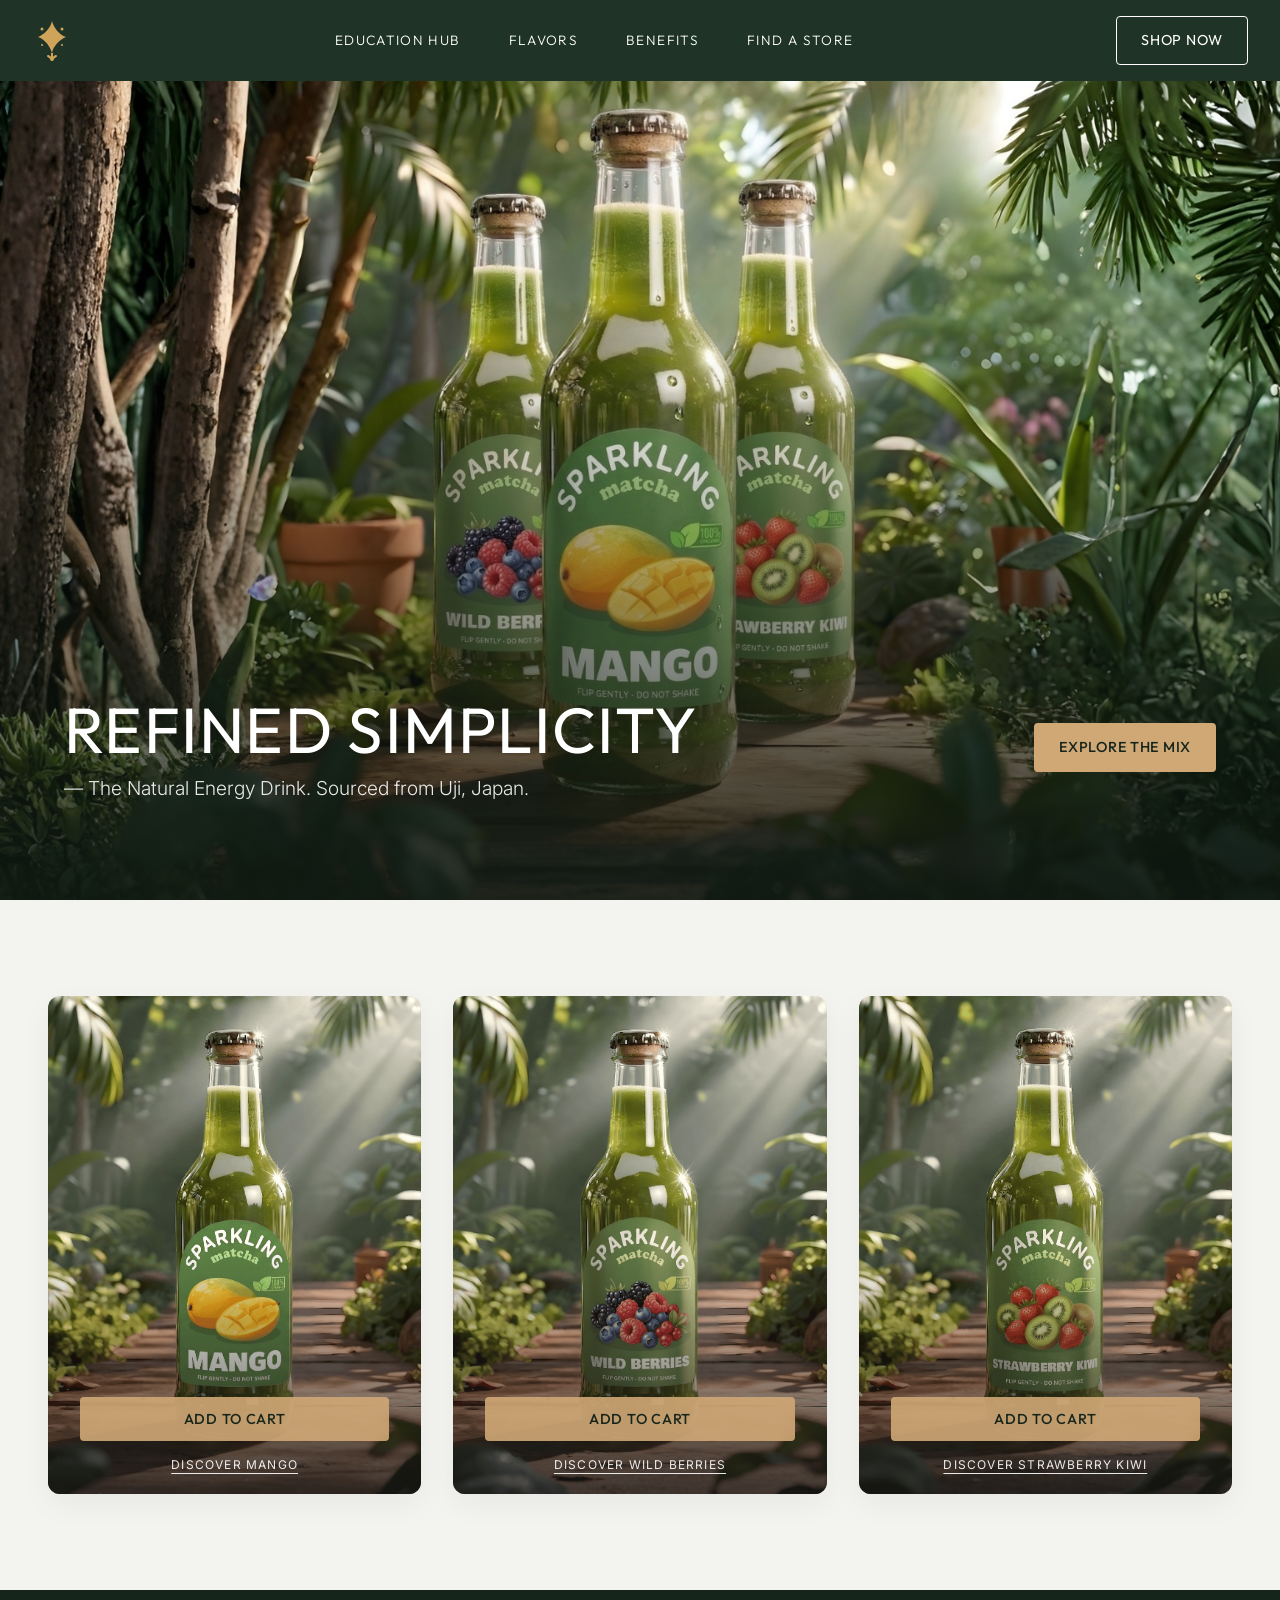
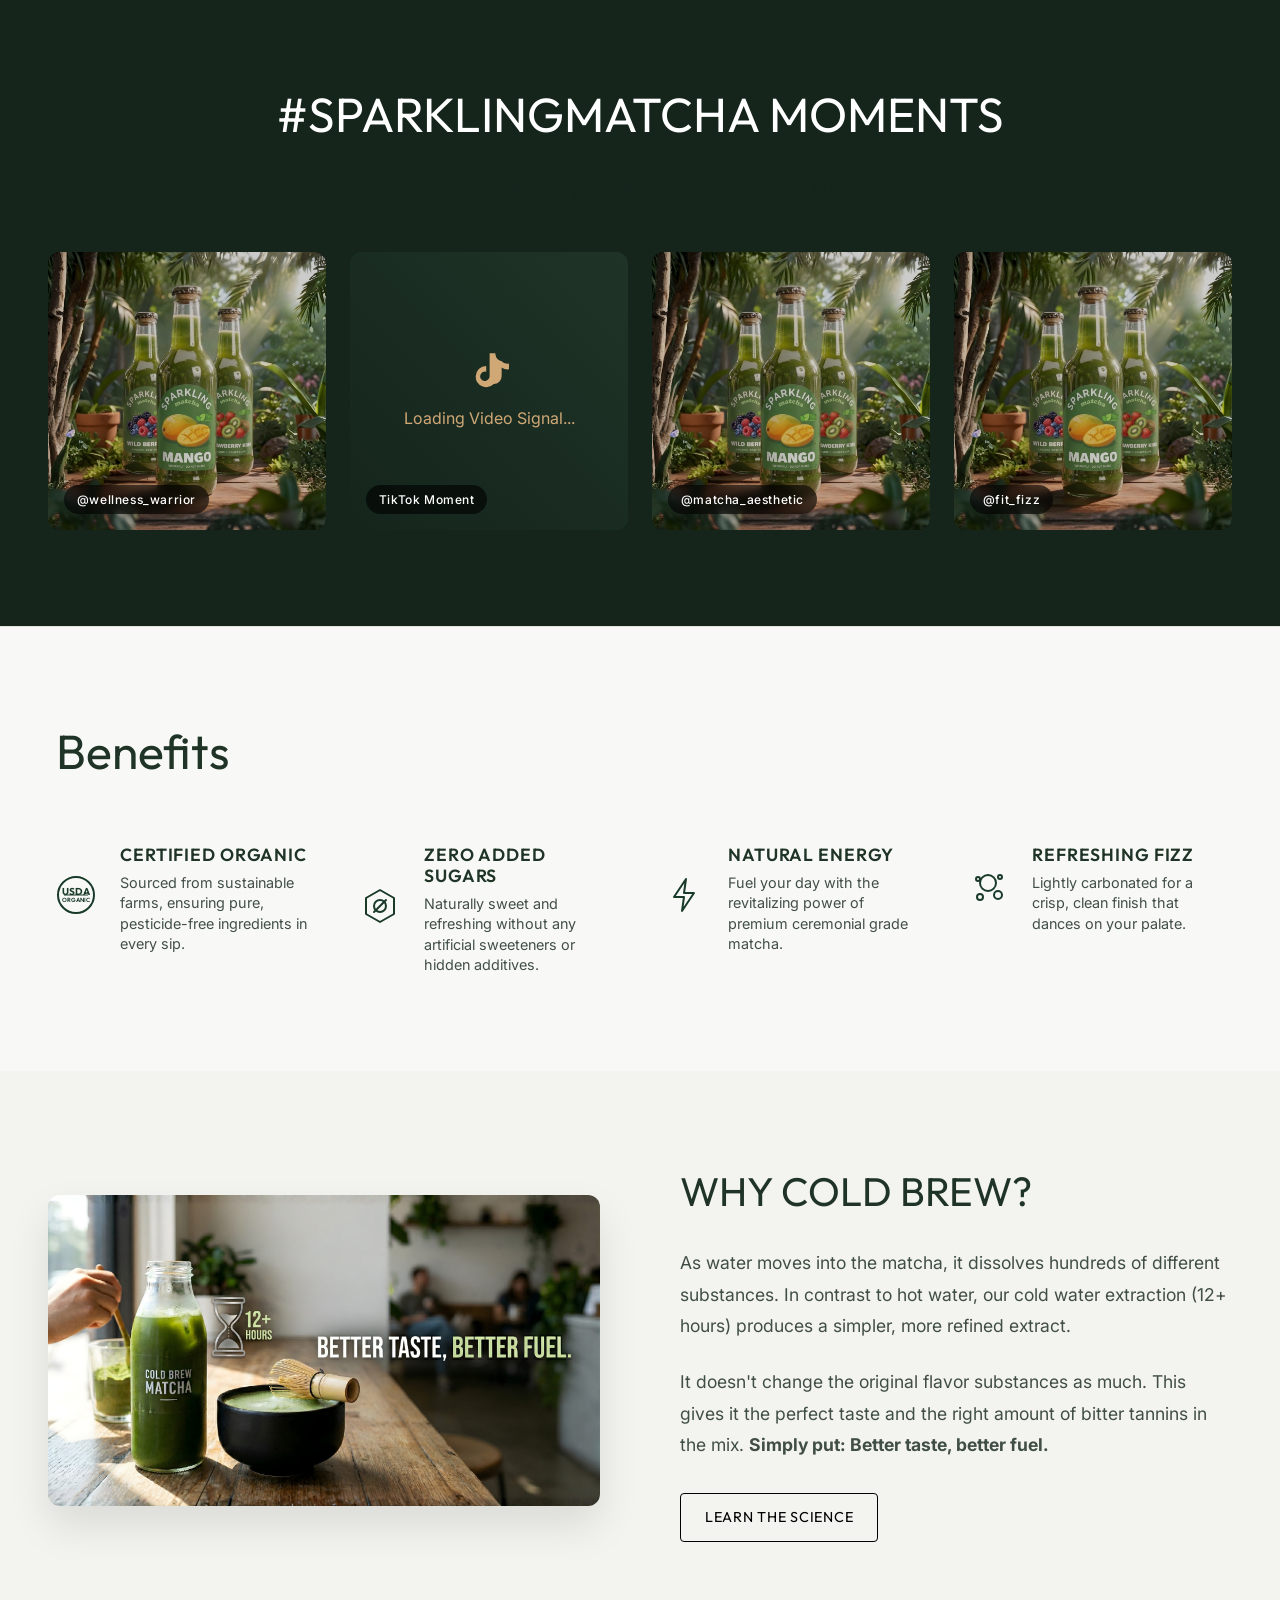
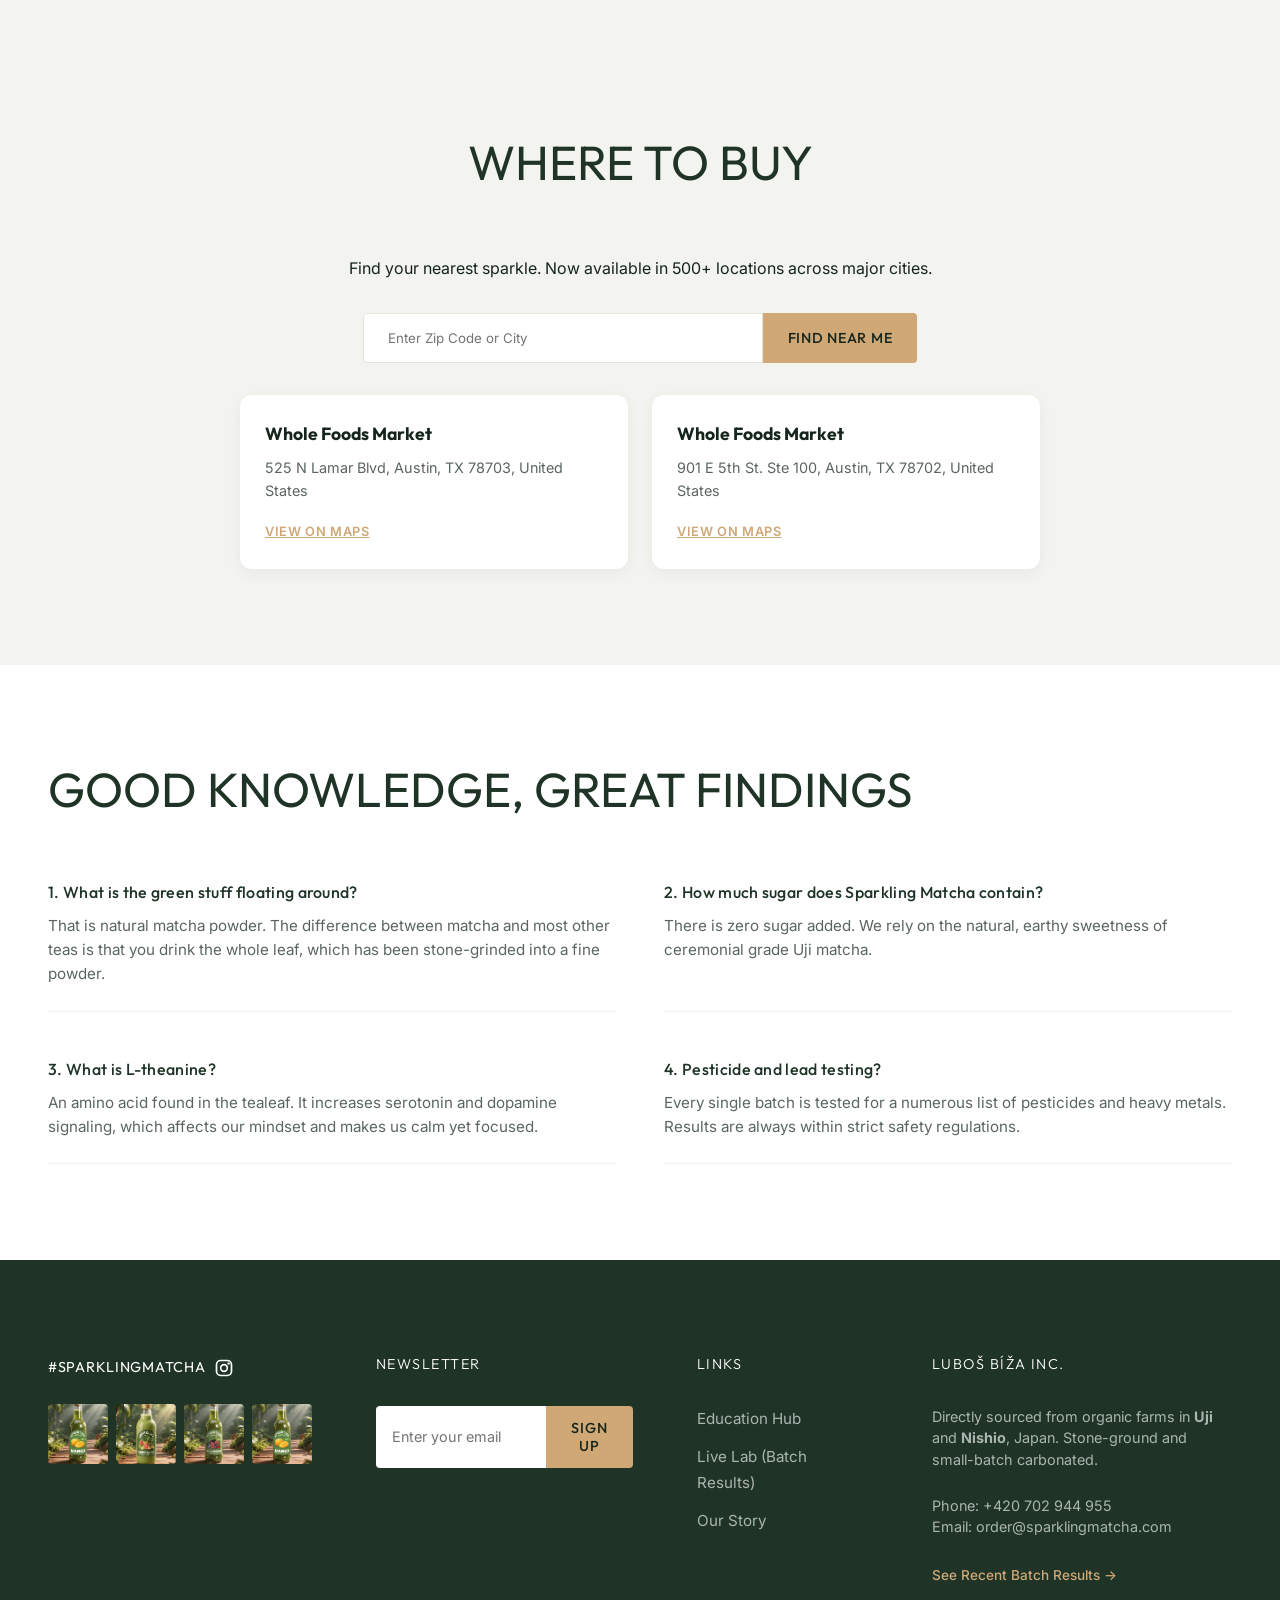
<file: site/index.html>
<!DOCTYPE html>
<html lang="en">

<head>
    <meta charset="UTF-8">
    <meta name="viewport" content="width=device-width, initial-scale=1.0">
    <title>The Original Sparkling Matcha | Organic, Zero Sugar & Naturally Energizing</title>
    <meta name="description"
        content="The world's first premium organic sparkling matcha. Experience zero-sugar energy, ceremonial grade Uji matcha, and crisp carbonation for sustained focus.">
    <meta name="keywords"
        content="sparkling matcha, organic matcha drink, zero sugar energy, ceremonial matcha, Uji matcha, healthy carbonated drink">
    <meta name="author" content="Sparkling Matcha">
    <link rel="canonical" href="https://sparklingmatcha.com">

    <!-- Open Graph / Facebook -->
    <meta property="og:type" content="website">
    <meta property="og:url" content="https://sparklingmatcha.com/">
    <meta property="og:title" content="The Original Sparkling Matcha | Organic, Zero Sugar & Naturally Energizing">
    <meta property="og:description"
        content="Experience the crisp, clean refresh of our simply organic sparkling drinks. Sourced from sustainable farms in Uji, Japan.">
    <meta property="og:image" content="images/Showcase.jpg">

    <!-- Twitter -->
    <meta property="twitter:card" content="summary_large_image">
    <meta property="twitter:url" content="https://sparklingmatcha.com/">
    <meta property="twitter:title" content="The Original Sparkling Matcha | Organic, Zero Sugar & Naturally Energizing">
    <meta property="twitter:description"
        content="Experience the crisp, clean refresh of our simply organic sparkling drinks. Sourced from sustainable farms in Uji, Japan.">
    <meta property="twitter:image" content="images/Showcase.jpg">

    <!-- Google Fonts -->
    <link rel="preconnect" href="https://fonts.googleapis.com">
    <link rel="preconnect" href="https://fonts.gstatic.com" crossorigin>
    <link
        href="https://fonts.googleapis.com/css2?family=Outfit:wght@300;400;500;600;700&family=Inter:wght@300;400;500;600&display=swap"
        rel="stylesheet">
    <link rel="stylesheet" href="style.css">

    <!-- Structured Data (JSON-LD) -->
    <script type="application/ld+json">
    [
      {
        "@context": "https://schema.org",
        "@type": "Organization",
        "name": "Sparkling Matcha",
        "url": "https://sparklingmatcha.com/",
        "logo": "https://sparklingmatcha.com/images/Showcase.jpg",
        "description": "Premium organic sparkling drink with zero added sugar."
      },
      {
        "@context": "https://schema.org",
        "@type": "FAQPage",
        "mainEntity": [
          {
            "@type": "Question",
            "name": "Does sparkling matcha have more caffeine than coffee?",
            "acceptedAnswer": {
              "@type": "Answer",
              "text": "Sparkling Matcha contains about 80mg of caffeine per serving, which is similar to a cup of coffee but with L-Theanine for sustained focus without the crash."
            }
          },
          {
            "@type": "Question",
            "name": "Is sparkling matcha keto-friendly?",
            "acceptedAnswer": {
              "@type": "Answer",
              "text": "Yes, our sparkling matcha is zero-sugar and keto-friendly, with no artificial sweeteners or additives."
            }
          },
          {
            "@type": "Question",
            "name": "What is the green stuff floating around?",
            "acceptedAnswer": {
              "@type": "Answer",
              "text": "That is natural matcha powder. We stone-grind the whole leaf, and small particles may settle—simply shake gently for the full nutrient profile."
            }
          },
          {
            "@type": "Question",
            "name": "What is L-theanine?",
            "acceptedAnswer": {
              "@type": "Answer",
              "text": "L-theanine is an amino acid that promotes relaxation without drowsiness. It works synergistically with caffeine for a calm, alert state."
            }
          }
        ]
      },
      {
        "@context": "https://schema.org",
        "@type": "VideoObject",
        "name": "The Green Fizz Experience",
        "description": "Watch the refreshing sparkle of ceremonial grade Uji matcha being poured.",
        "thumbnailUrl": "https://sparklingmatcha.com/images/Showcase.jpg",
        "uploadDate": "2026-03-30T08:00:00Z",
        "contentUrl": "https://sparklingmatcha.com/videos/hero-pour.mp4",
        "embedUrl": "https://sparklingmatcha.com/videos/hero-pour.mp4"
      }
    ]
    </script>
</head>

<body>
    <!-- Preloader -->
    <div id="preloader" class="preloader">
        <div class="spinner"></div>
    </div>
    <!-- Navigation -->
    <nav class="navbar" id="navbar">
        <div class="nav-container">
            <a href="#" class="logo">
                <svg width="40" height="40" viewBox="0 0 40 40" fill="none" xmlns="http://www.w3.org/2000/svg">
                    <path d="M20 0C20 0 23 12 34 16C34 16 23 20 20 32C20 32 17 20 6 16C6 16 17 12 20 0Z"
                        fill="#D0A35A" />
                    <circle cx="10" cy="8" r="1.5" fill="#D0A35A" />
                    <circle cx="30" cy="8" r="1.5" fill="#D0A35A" />
                    <circle cx="10" cy="24" r="1" fill="#D0A35A" />
                    <circle cx="30" cy="24" r="1" fill="#D0A35A" />
                    <path d="M20 40C20 40 21 36 24 35" stroke="#D0A35A" stroke-width="2" stroke-linecap="round" />
                    <path d="M20 40C20 40 19 36 16 35" stroke="#D0A35A" stroke-width="2" stroke-linecap="round" />
                    <line x1="20" y1="32" x2="20" y2="40" stroke="#D0A35A" stroke-width="2" />
                </svg>
            </a>

            <div class="nav-links" id="nav-links">
                <a href="education.html">EDUCATION HUB</a>
                <a href="#flavors">FLAVORS</a>
                <a href="#benefits">BENEFITS</a>
                <a href="#stores">FIND A STORE</a>
            </div>

            <div class="nav-actions">
                <a href="#shop" class="btn btn-outline">SHOP NOW</a>
                <button class="mobile-menu-btn" id="mobile-menu-btn" aria-label="Toggle menu">
                    <svg width="24" height="24" viewBox="0 0 24 24" fill="none" xmlns="http://www.w3.org/2000/svg">
                        <path d="M3 12H21M3 6H21M3 18H21" stroke="white" stroke-width="2" stroke-linecap="round"
                            stroke-linejoin="round" />
                    </svg>
                </button>
            </div>
        </div>
    </nav>

    <!-- Hero Section -->
    <header class="hero">
        <div class="hero-bg">
            <img src="images/Showcase.jpg"
                alt="Organic sparkling matcha drink in a glass with lime and mint showing the green fizz aesthetic">
        </div>
        <div class="hero-content">
            <div class="hero-text">
                <h1>REFINED SIMPLICITY</h1>
                <p>— The Natural Energy Drink. Sourced from Uji, Japan.</p>
            </div>
            <div class="hero-cta">
                <a href="#explore" class="btn btn-solid">EXPLORE THE MIX</a>
            </div>
        </div>
    </header>

    <!-- Products Section -->
    <section class="products" id="flavors">
        <div class="container">
            <h2 class="sr-only">Our Flavors</h2>
            <div class="products-grid">
                <!-- Product Card 1 -->
                <div class="product-card">
                    <div class="product-image">
                        <img src="images/Mango.png"
                            alt="Sparkling Matcha Mango Flavor - Organic ceremonial grade matcha with real mango fruit"
                            loading="lazy">
                        <h2 class="sr-only">MANGO</h2>
                        <div class="product-overlay">
                            <div class="overlay-content">
                                <h3>MANGO</h3>
                                <p>Most mango drinks taste like a melted popsicle. This doesn't. We took the deep,
                                    sun-drenched sweetness of real mango and balanced it against the bold, stone-ground
                                    earthiness of premium matcha.</p>
                                <p>It’s bright, it’s a little bit grassy, and it has that authentic tropical bite that
                                    only comes from the real fruit—not a lab-grown flavor. It’s exactly what you need
                                    when you're done with the neon-colored 'mango' water.</p>
                                <p><b>Sustained focus. Real mango. Zero fluff.</b></p>
                                <button class="btn btn-outline back-btn">BACK</button>
                            </div>
                        </div>
                    </div>
                    <div class="product-info">
                        <button class="btn btn-solid btn-full">ADD TO CART</button>
                        <button class="product-link discover-btn" data-product="mango">DISCOVER MANGO</button>
                    </div>
                </div>

                <!-- Product Card 2 -->
                <div class="product-card">
                    <div class="product-image">
                        <img src="images/WildBerries.png"
                            alt="Sparkling Matcha Wild Berries - Tart, zero-sugar energy drink with organic berries"
                            loading="lazy">
                        <h2 class="sr-only">WILD<br>BERRIES</h2>
                        <div class="product-overlay">
                            <div class="overlay-content">
                                <h3>WILD BERRIES</h3>
                                <p>"Tart, not candy-coated."
                                    Most berry drinks are just flavored sugar. This isn’t. We took the deep, brambly
                                    tartness of real wild berries and hit it with the bold, stone-ground earthiness of
                                    premium matcha.

                                <p>It’s dark, it’s a little bit grassy, and it has that honest, complex bite that only
                                    comes from real fruit—not a lab-grown extract. It’s exactly what you need when
                                    you're over the neon-purple 'berry' syrups.</p>

                                <p><b>Clean energy. Real fruit. No apologies.</b></p>
                                <button class="btn btn-outline back-btn">BACK</button>
                            </div>
                        </div>
                    </div>
                    <div class="product-info">
                        <button class="btn btn-solid btn-full">ADD TO CART</button>
                        <button class="product-link discover-btn" data-product="berries">DISCOVER WILD BERRIES</button>
                        <!-- Based on mockup text -->
                    </div>
                </div>

                <!-- Product Card 3 -->
                <div class="product-card">
                    <div class="product-image">
                        <img src="images/StrawberryKiwi.png"
                            alt="Sparkling Matcha Strawberry Kiwi - A refreshing, focused metabolic boost with real fruit"
                            loading="lazy">
                        <h2 class="sr-only">STRAWBERRY<br>KIWI</h2>
                        <div class="product-overlay">
                            <div class="overlay-content">
                                <h3>STRAWBERRY KIWI</h3>
                                <p>"Balanced, not basic."
                                    Most strawberry-kiwi drinks are just neon-pink sugar bombs. This isn’t. We took the
                                    sharp, zingy brightness of real kiwi and the sun-ripened sweetness of strawberries,
                                    then hit them with the bold, stone-ground earthiness of premium matcha.
                                </p>
                                <p>It’s crisp, it’s a little bit grassy, and it has that honest, refreshing tartness
                                    that only comes from the real fruit—not a lab-grown flavor. It’s exactly what you
                                    need when you're over the cloying sweetness of 'fruit-punch' waters.</p>

                                <p><b>Sharp focus. Real fruit. No noise.</b></p>
                                <button class="btn btn-outline back-btn">BACK</button>
                            </div>
                        </div>
                    </div>
                    <div class="product-info">
                        <button class="btn btn-solid btn-full">ADD TO CART</button>
                        <button class="product-link discover-btn" data-product="tropical">DISCOVER STRAWBERRY
                            KIWI</button>
                        <!-- Based on mockup text -->
                    </div>
                </div>
            </div>
        </div>
    </section>

    <!-- UGC Section -->
    <section class="ugc" id="ugc">
        <div class="container">
            <h2 class="section-title">#SPARKLINGMATCHA MOMENTS</h2>
            <p class="section-subtitle">Real people. Real green energy. Join the fizz culture.</p>
            <div class="ugc-grid">
                <!-- User-Generated Content Feed Simulation -->
                <div class="ugc-item">
                    <img src="images/Showcase.jpg" alt="UGC: Customer enjoying sparkling matcha at the beach">
                    <span class="social-tag">@wellness_warrior</span>
                </div>
                <div class="ugc-item" id="tiktok-snippet">
                    <div class="video-placeholder">
                        <svg width="40" height="40" viewBox="0 0 24 24" fill="none" xmlns="http://www.w3.org/2000/svg">
                            <path
                                d="M19.589 6.686a4.793 4.793 0 0 1-3.77-4.245V2h-3.445v13.672a2.896 2.896 0 0 1-5.201 1.743 2.897 2.897 0 0 1 3.164-4.353v-3.5a6.398 6.398 0 0 0-6.331 6.33 6.391 6.391 0 0 0 10.87 4.528 4.797 4.797 0 0 0 4.713-4.713V10.51c1.512 1.071 3.4 1.417 5.165.922V7.95a4.78 4.78 0 0 1-5.165-1.264z"
                                fill="currentColor" />
                        </svg>
                        <span>Loading Video Signal...</span>
                    </div>
                    <span class="social-tag">TikTok Moment</span>
                </div>
                <div class="ugc-item">
                    <img src="images/Showcase.jpg" alt="UGC: Sparkling matcha in a minimalist cafe">
                    <span class="social-tag">@matcha_aesthetic</span>
                </div>
                <div class="ugc-item">
                    <img src="images/Showcase.jpg" alt="UGC: Pre-workout sparkle">
                    <span class="social-tag">@fit_fizz</span>
                </div>
            </div>
        </div>
    </section>

    <!-- Benefits Section -->
    <section class="benefits" id="benefits">
        <div class="container">
            <h2 class="section-title">Benefits</h2>
            <div class="benefits-grid">

                <div class="benefit-item">
                    <div class="icon">
                        <svg width="40" height="40" viewBox="0 0 40 40" fill="none" xmlns="http://www.w3.org/2000/svg">
                            <circle cx="20" cy="20" r="18" stroke="#1A3B2A" stroke-width="2" />
                            <text x="50%" y="45%" dominant-baseline="middle" text-anchor="middle" font-family="Outfit"
                                font-size="10" font-weight="700" fill="#1A3B2A">USDA</text>
                            <text x="50%" y="65%" dominant-baseline="middle" text-anchor="middle" font-family="Outfit"
                                font-size="6" font-weight="600" fill="#1A3B2A">ORGANIC</text>
                            <line x1="8" y1="20" x2="32" y2="20" stroke="#1A3B2A" stroke-width="1" />
                        </svg>
                    </div>
                    <div class="benefit-text">
                        <h3>CERTIFIED ORGANIC</h3>
                        <p>Sourced from sustainable farms, ensuring pure, pesticide-free ingredients in every sip.</p>
                    </div>
                </div>

                <div class="benefit-item">
                    <div class="icon">
                        <svg width="40" height="40" viewBox="0 0 40 40" fill="none" xmlns="http://www.w3.org/2000/svg">
                            <path d="M20 4L34 12V28L20 36L6 28V12L20 4Z" stroke="#1A3B2A" stroke-width="2"
                                stroke-linejoin="round" />
                            <circle cx="20" cy="20" r="6" stroke="#1A3B2A" stroke-width="2" />
                            <path d="M26 14L14 26" stroke="#1A3B2A" stroke-width="2" stroke-linecap="round" />
                        </svg>
                    </div>
                    <div class="benefit-text">
                        <h3>ZERO ADDED SUGARS</h3>
                        <p>Naturally sweet and refreshing without any artificial sweeteners or hidden additives.</p>
                    </div>
                </div>

                <div class="benefit-item">
                    <div class="icon">
                        <svg width="40" height="40" viewBox="0 0 40 40" fill="none" xmlns="http://www.w3.org/2000/svg">
                            <path d="M22 4L10 22H20L18 36L30 18H20L22 4Z" stroke="#1A3B2A" stroke-width="2"
                                stroke-linecap="round" stroke-linejoin="round" />
                        </svg>
                    </div>
                    <div class="benefit-text">
                        <h3>NATURAL ENERGY</h3>
                        <p>Fuel your day with the revitalizing power of premium ceremonial grade matcha.</p>
                    </div>
                </div>

                <div class="benefit-item">
                    <div class="icon">
                        <svg width="40" height="40" viewBox="0 0 40 40" fill="none" xmlns="http://www.w3.org/2000/svg">
                            <circle cx="20" cy="18" r="8" stroke="#1A3B2A" stroke-width="2" />
                            <circle cx="30" cy="30" r="4" stroke="#1A3B2A" stroke-width="2" />
                            <circle cx="12" cy="32" r="3" stroke="#1A3B2A" stroke-width="2" />
                            <circle cx="32" cy="12" r="2" stroke="#1A3B2A" stroke-width="2" />
                            <circle cx="10" cy="14" r="2" stroke="#1A3B2A" stroke-width="2" />
                        </svg>
                    </div>
                    <div class="benefit-text">
                        <h3>REFRESHING FIZZ</h3>
                        <p>Lightly carbonated for a crisp, clean finish that dances on your palate.</p>
                    </div>
                </div>

            </div>
        </div>
    </section>

    <!-- Why Cold Brew? Section -->
    <section class="science" id="science">
        <div class="container science-grid">
            <div class="science-image">
                <img src="images/coldBrew.png" alt="Scientific visualization of cold-brewed matcha particles"
                    loading="lazy">
            </div>
            <div class="science-text">
                <h2 class="section-title">WHY COLD BREW?</h2>
                <p>As water moves into the matcha, it dissolves hundreds of different substances. In contrast to hot
                    water, our cold water extraction (12+ hours) produces a simpler, more refined extract.</p>
                <p>It doesn't change the original flavor substances as much. This gives it the perfect taste and the
                    right amount of bitter tannins in the mix. <strong>Simply put: Better taste, better fuel.</strong>
                </p>
                <div style="margin-top: 2rem;">
                    <a href="education.html" class="btn btn-outline btn-dark"
                        style="color: black; border-color: black;">LEARN THE SCIENCE</a>
                </div>
            </div>
        </div>
    </section>

    <!-- Store Locator Section -->
    <section class="store-locator" id="stores">
        <div class="container">
            <div class="locator-content">
                <h2 class="section-title">WHERE TO BUY</h2>
                <p>Find your nearest sparkle. Now available in 500+ locations across major cities.</p>
                <div class="store-finder">
                    <input type="text" placeholder="Enter Zip Code or City" id="zipcode-input">
                    <button class="btn btn-solid" id="find-store-btn">FIND NEAR ME</button>
                </div>
                <div id="store-list" class="store-results">
                    <!-- Placeholder results -->
                    <div class="store-card">
                        <h5>Whole Foods Market</h5>
                        <p>525 N Lamar Blvd, Austin, TX 78703, United States</p>
                        <a href="https://maps.app.goo.gl/n1MK4TuEfjHr7jCL6" target="_blank" class="store-link">View on
                            Maps</a>
                    </div>
                    <div class="store-card">
                        <h5>Whole Foods Market</h5>
                        <p>901 E 5th St. Ste 100, Austin, TX 78702, United States</p>
                        <a href="https://maps.app.goo.gl/hFJqFK3WCmtJEWfJ9" target="_blank" class="store-link">View on
                            Maps</a>
                    </div>
                </div>
            </div>
        </div>
    </section>

    <!-- Quick Knowledge (Competitor FAQ Strategy) -->
    <section class="quick-faq" id="faq">
        <div class="container">
            <h2 class="section-title">GOOD KNOWLEDGE, GREAT FINDINGS</h2>
            <div class="faq-grid">
                <div class="faq-item">
                    <h3>1. What is the green stuff floating around?</h3>
                    <p>That is natural matcha powder. The difference between matcha and most other teas is that you
                        drink the whole leaf, which has been stone-grinded into a fine powder.</p>
                </div>
                <div class="faq-item">
                    <h3>2. How much sugar does Sparkling Matcha contain?</h3>
                    <p>There is zero sugar added. We rely on the natural, earthy sweetness of ceremonial grade Uji
                        matcha.</p>
                </div>
                <div class="faq-item">
                    <h3>3. What is L-theanine?</h3>
                    <p>An amino acid found in the tealeaf. It increases serotonin and dopamine signaling, which affects
                        our mindset and makes us calm yet focused.</p>
                </div>
                <div class="faq-item">
                    <h3>4. Pesticide and lead testing?</h3>
                    <p>Every single batch is tested for a numerous list of pesticides and heavy metals. Results are
                        always within strict safety regulations.</p>
                </div>
            </div>
        </div>
    </section>

    <!-- Footer -->
    <footer class="footer">
        <div class="container footer-grid">

            <div class="footer-social">
                <div class="social-header">
                    <span>#SPARKLINGMATCHA</span>
                    <svg width="20" height="20" viewBox="0 0 24 24" fill="none" xmlns="http://www.w3.org/2000/svg">
                        <path
                            d="M12 16C14.2091 16 16 14.2091 16 12C16 9.79086 14.2091 8 12 8C9.79086 8 8 9.79086 8 12C8 14.2091 9.79086 16 12 16Z"
                            stroke="white" stroke-width="2" stroke-linecap="round" stroke-linejoin="round" />
                        <path
                            d="M3 16V8C3 5.23858 5.23858 3 8 3H16C18.7614 3 21 5.23858 21 8V16C21 18.7614 18.7614 21 16 21H8C5.23858 21 3 18.7614 3 16Z"
                            stroke="white" stroke-width="2" />
                        <circle cx="17.5" cy="6.5" r="1.5" fill="white" />
                    </svg>
                </div>
                <!-- Thumbnail placeholders using images we have -->
                <div class="social-thumbnails">
                    <img src="images/Mango.png" alt="Sparkling Matcha Mango bottle Thumbnail" loading="lazy">
                    <img src="images/TropicalMix.png" alt="Sparkling Matcha Tropical Mix bottle Thumbnail"
                        loading="lazy">
                    <img src="images/WildBerries.png" alt="Sparkling Matcha Wild Berries bottle Thumbnail"
                        loading="lazy">
                    <img src="images/Mango.png" alt="Sparkling Matcha Product Range Thumbnail" loading="lazy">
                </div>
            </div>

            <div class="footer-newsletter">
                <h4>NEWSLETTER</h4>
                <form class="newsletter-form" id="newsletter-form">
                    <input type="email" placeholder="Enter your email" required>
                    <button type="submit" class="btn btn-solid">SIGN UP</button>
                </form>
            </div>

            <div class="footer-links">
                <h4>LINKS</h4>
                <ul>
                    <li><a href="education.html">Education Hub</a></li>
                    <li><a href="batch-results.html">Live Lab (Batch Results)</a></li>
                    <li><a href="#">Our Story</a></li>
                </ul>
            </div>
            <div class="footer-transparency">
                <h4>Luboš Bíža Inc.</h4>
                <p>Directly sourced from organic farms in <strong>Uji</strong> and <strong>Nishio</strong>, Japan.
                    Stone-ground and small-batch carbonated.</p>
                <p>Phone: +420 702 944 955<br>Email: order@sparklingmatcha.com</p>
                <a href="batch-results.html" class="transparency-link">See Recent Batch Results →</a>
            </div>
        </div>
    </footer>

    <script src="script.js"></script>
</body>

</html>
</file>
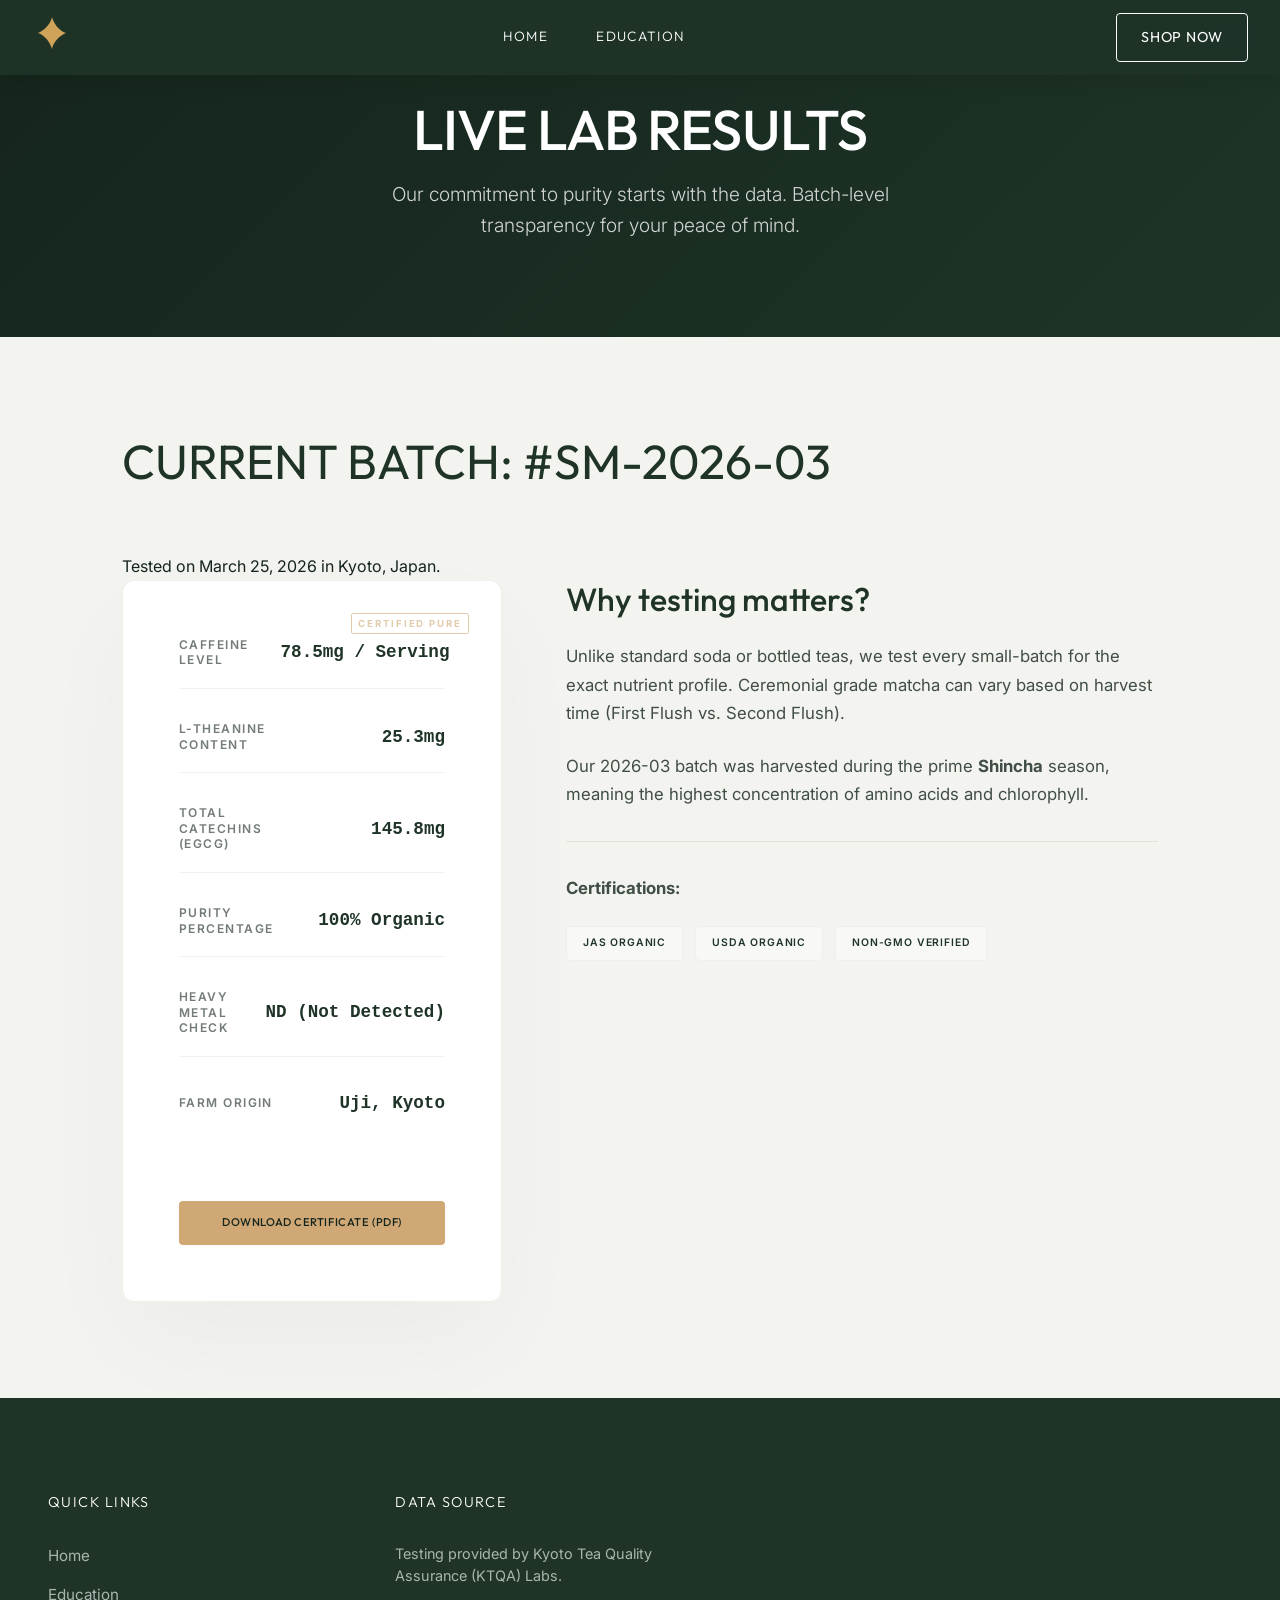
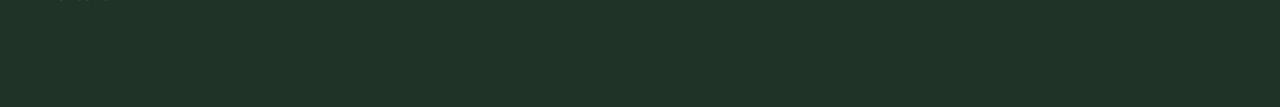
<file: site/batch-results.html>
<!DOCTYPE html>
<html lang="en">

<head>
    <meta charset="UTF-8">
    <meta name="viewport" content="width=device-width, initial-scale=1.0">
    <title>Live Lab | Batch Testing Results | Sparkling Matcha</title>
    <meta name="description"
        content="View real-time testing for your sparkling matcha batch. Radical transparency in antioxidants, caffeine, and purity.">
    <link rel="stylesheet" href="style.css">
    <link rel="preconnect" href="https://fonts.googleapis.com">
    <link rel="preconnect" href="https://fonts.gstatic.com" crossorigin>
    <link
        href="https://fonts.googleapis.com/css2?family=Outfit:wght@300;400;500;600;700&family=Inter:wght@300;400;500;600&display=swap"
        rel="stylesheet">
</head>

<body>
    <!-- Navigation -->
    <nav class="navbar scrolled">
        <div class="nav-container">
            <a href="index.html" class="logo">
                <svg width="40" height="40" viewBox="0 0 40 40" fill="none" xmlns="http://www.w3.org/2000/svg">
                    <path d="M20 0C20 0 23 12 34 16C34 16 23 20 20 32C20 32 17 20 6 16C6 16 17 12 20 0Z"
                        fill="#D0A35A" />
                </svg>
            </a>
            <div class="nav-links">
                <a href="index.html">HOME</a>
                <a href="education.html">EDUCATION</a>
            </div>
            <div class="nav-actions">
                <a href="index.html#shop" class="btn btn-outline">SHOP NOW</a>
            </div>
        </div>
    </nav>

    <!-- Lab Hero -->
    <header class="edu-hero">
        <div class="container">
            <h1>LIVE LAB RESULTS</h1>
            <p>Our commitment to purity starts with the data. Batch-level transparency for your peace of mind.</p>
        </div>
    </header>

    <main class="edu-container">
        <section class="lab-dashboard">
            <h2 class="section-title">CURRENT BATCH: #SM-2026-03</h2>
            <p>Tested on March 25, 2026 in Kyoto, Japan.</p>

            <div class="lab-grid">
                <!-- Batch Info Card -->
                <div class="batch-box">
                    <div class="stat-row">
                        <span class="stat-label">Caffeine Level</span>
                        <span class="stat-value">78.5mg / Serving</span>
                    </div>
                    <div class="stat-row">
                        <span class="stat-label">L-Theanine Content</span>
                        <span class="stat-value">25.3mg</span>
                    </div>
                    <div class="stat-row">
                        <span class="stat-label">Total Catechins (EGCG)</span>
                        <span class="stat-value">145.8mg</span>
                    </div>
                    <div class="stat-row">
                        <span class="stat-label">Purity Percentage</span>
                        <span class="stat-value">100% Organic</span>
                    </div>
                    <div class="stat-row">
                        <span class="stat-label">Heavy Metal Check</span>
                        <span class="stat-value">ND (Not Detected)</span>
                    </div>
                    <div class="stat-row" style="border-bottom: none;">
                        <span class="stat-label">Farm Origin</span>
                        <span class="stat-value">Uji, Kyoto</span>
                    </div>
                    <a href="#" class="btn btn-solid btn-full" style="margin-top: 2rem; font-size: 0.7rem;">DOWNLOAD
                        CERTIFICATE (PDF)</a>
                </div>

                <!-- Lab Explanation -->
                <div class="lab-text">
                    <h3>Why testing matters?</h3>
                    <p>Unlike standard soda or bottled teas, we test every small-batch for the exact nutrient profile.
                        Ceremonial grade matcha can vary based on harvest time (First Flush vs. Second Flush).</p>
                    <p>Our 2026-03 batch was harvested during the prime <strong>Shincha</strong> season, meaning the
                        highest concentration of amino acids and chlorophyll.</p>
                    <div class="divider" style="margin: 2rem 0; border-top: 1px solid #e2e4dc;"></div>
                    <p><strong>Certifications:</strong></p>
                    <div class="cert-badges">
                        <span class="badge">JAS Organic</span>
                        <span class="badge">USDA Organic</span>
                        <span class="badge">Non-GMO Verified</span>
                    </div>
                </div>
            </div>
        </section>
    </main>

    <footer class="footer">
        <div class="container footer-grid">
            <div class="footer-links">
                <h4>QUICK LINKS</h4>
                <ul>
                    <li><a href="index.html">Home</a></li>
                    <li><a href="education.html">Education</a></li>
                </ul>
            </div>
            <div class="footer-transparency">
                <h4>DATA SOURCE</h4>
                <p>Testing provided by Kyoto Tea Quality Assurance (KTQA) Labs.</p>
            </div>
        </div>
    </footer>

    <script src="script.js"></script>
</body>

</html>
</file>
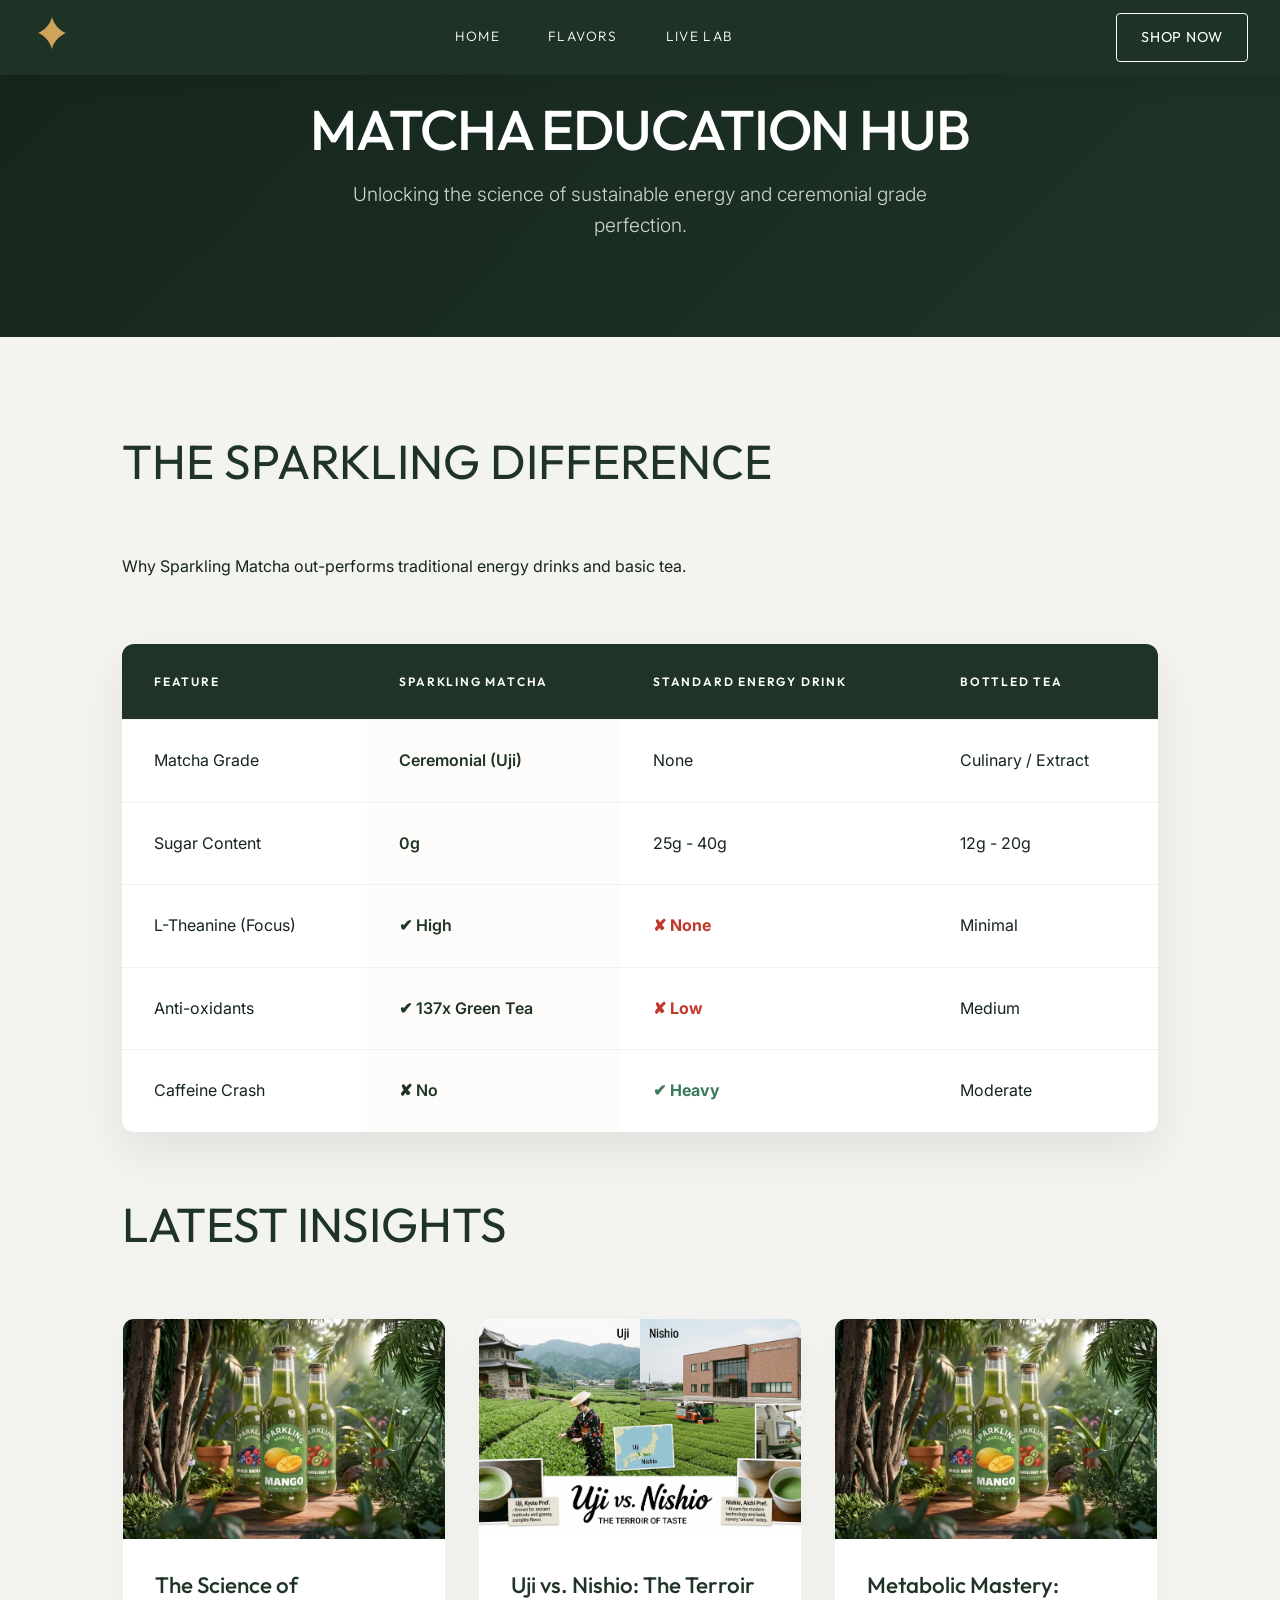
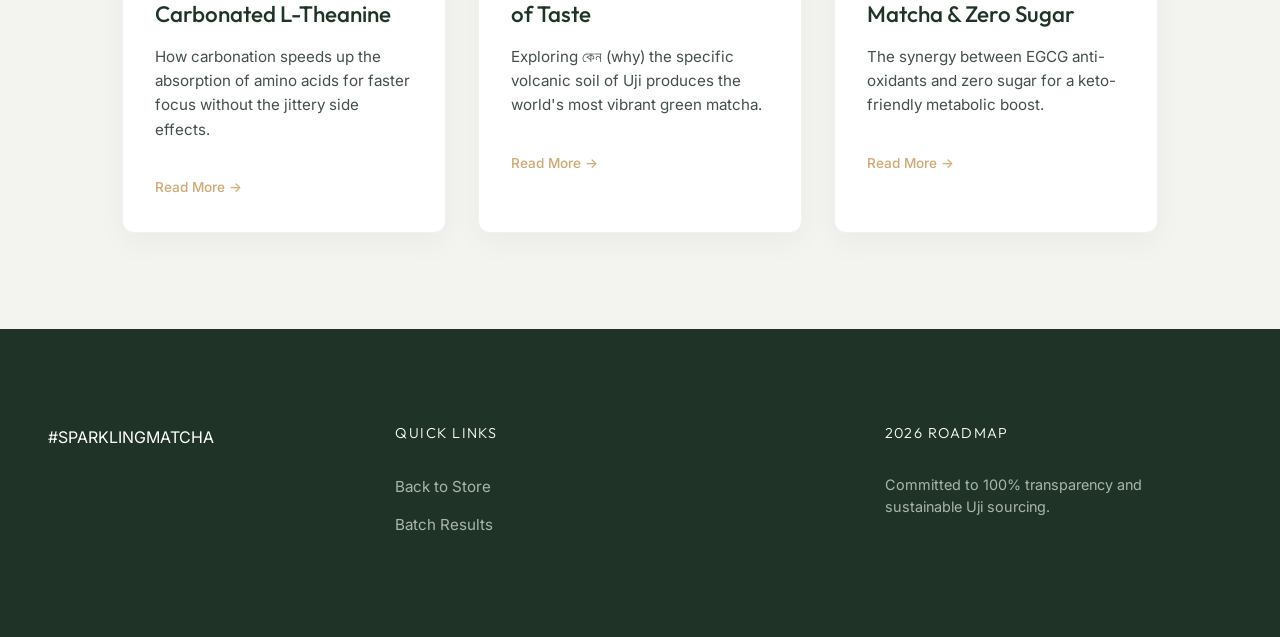
<file: site/education.html>
<!DOCTYPE html>
<html lang="en">

<head>
    <meta charset="UTF-8">
    <meta name="viewport" content="width=device-width, initial-scale=1.0">
    <title>Matcha Education Hub | The Science of Sparkling Matcha</title>
    <meta name="description"
        content="Learn about the science of L-Theanine, Uji matcha harvesting, and why sparkling matcha is the superior energy choice.">
    <link rel="stylesheet" href="style.css">
    <link rel="preconnect" href="https://fonts.googleapis.com">
    <link rel="preconnect" href="https://fonts.gstatic.com" crossorigin>
    <link
        href="https://fonts.googleapis.com/css2?family=Outfit:wght@300;400;500;600;700&family=Inter:wght@300;400;500;600&display=swap"
        rel="stylesheet">
</head>

<body>
    <!-- Navigation -->
    <nav class="navbar scrolled">
        <div class="nav-container">
            <a href="index.html" class="logo">
                <svg width="40" height="40" viewBox="0 0 40 40" fill="none" xmlns="http://www.w3.org/2000/svg">
                    <path d="M20 0C20 0 23 12 34 16C34 16 23 20 20 32C20 32 17 20 6 16C6 16 17 12 20 0Z"
                        fill="#D0A35A" />
                </svg>
            </a>
            <div class="nav-links">
                <a href="index.html">HOME</a>
                <a href="index.html#flavors">FLAVORS</a>
                <a href="batch-results.html">LIVE LAB</a>
            </div>
            <div class="nav-actions">
                <a href="index.html#shop" class="btn btn-outline">SHOP NOW</a>
            </div>
        </div>
    </nav>

    <!-- Education Hero -->
    <header class="edu-hero">
        <div class="container">
            <h1>MATCHA EDUCATION HUB</h1>
            <p>Unlocking the science of sustainable energy and ceremonial grade perfection.</p>
        </div>
    </header>

    <main class="edu-container">
        <!-- Comparison Table Section -->
        <section class="comparison">
            <h2 class="section-title">THE SPARKLING DIFFERENCE</h2>
            <p>Why Sparkling Matcha out-performs traditional energy drinks and basic tea.</p>

            <table class="comparison-table">
                <thead>
                    <tr>
                        <th>Feature</th>
                        <th class="highlight-col">Sparkling Matcha</th>
                        <th>Standard Energy Drink</th>
                        <th>Bottled Tea</th>
                    </tr>
                </thead>
                <tbody>
                    <tr>
                        <td>Matcha Grade</td>
                        <td class="highlight-col">Ceremonial (Uji)</td>
                        <td>None</td>
                        <td>Culinary / Extract</td>
                    </tr>
                    <tr>
                        <td>Sugar Content</td>
                        <td class="highlight-col">0g</td>
                        <td>25g - 40g</td>
                        <td>12g - 20g</td>
                    </tr>
                    <tr>
                        <td>L-Theanine (Focus)</td>
                        <td class="highlight-col" class="check">✔ High</td>
                        <td class="cross">✘ None</td>
                        <td>Minimal</td>
                    </tr>
                    <tr>
                        <td>Anti-oxidants</td>
                        <td class="highlight-col" class="check">✔ 137x Green Tea</td>
                        <td class="cross">✘ Low</td>
                        <td>Medium</td>
                    </tr>
                    <tr>
                        <td>Caffeine Crash</td>
                        <td class="highlight-col" class="cross">✘ No</td>
                        <td class="check">✔ Heavy</td>
                        <td>Moderate</td>
                    </tr>
                </tbody>
            </table>
        </section>

        <!-- Article Section -->
        <section class="articles" id="articles">
            <h2 class="section-title">LATEST INSIGHTS</h2>
            <div class="article-grid">
                <!-- Article 1 -->
                <article class="article-card">
                    <div class="article-img" style="background-image: url('images/Showcase.jpg');"></div>
                    <div class="article-content">
                        <h4>The Science of Carbonated L-Theanine</h4>
                        <p>How carbonation speeds up the absorption of amino acids for faster focus without the jittery
                            side effects.</p>
                        <a href="#" class="transparency-link">Read More →</a>
                    </div>
                </article>

                <!-- Article 2 -->
                <article class="article-card">
                    <div class="article-img" style="background-image: url('images/Uji-vs-Nishio.png');"></div>
                    <div class="article-content">
                        <h4>Uji vs. Nishio: The Terroir of Taste</h4>
                        <p>Exploring কেন (why) the specific volcanic soil of Uji produces the world's most vibrant green
                            matcha.</p>
                        <a href="#" class="transparency-link">Read More →</a>
                    </div>
                </article>

                <!-- Article 3 -->
                <article class="article-card">
                    <div class="article-img" style="background-image: url('images/Showcase.jpg');"></div>
                    <div class="article-content">
                        <h4>Metabolic Mastery: Matcha & Zero Sugar</h4>
                        <p>The synergy between EGCG anti-oxidants and zero sugar for a keto-friendly metabolic boost.
                        </p>
                        <a href="#" class="transparency-link">Read More →</a>
                    </div>
                </article>
            </div>
        </section>
    </main>

    <footer class="footer">
        <div class="container footer-grid">
            <div class="footer-social">
                <span>#SPARKLINGMATCHA</span>
            </div>
            <div class="footer-links">
                <h4>QUICK LINKS</h4>
                <ul>
                    <li><a href="index.html">Back to Store</a></li>
                    <li><a href="batch-results.html">Batch Results</a></li>
                </ul>
            </div>
            <div class="footer-transparency">
                <h4>2026 ROADMAP</h4>
                <p>Committed to 100% transparency and sustainable Uji sourcing.</p>
            </div>
        </div>
    </footer>

    <script src="script.js"></script>
</body>

</html>
</file>
<file: site/style.css>
/* Reset & Base Styles */
:root {
    --color-bg-light: #f3f4ef;
    --color-bg-dark: #1f3427;
    --color-bg-darker: #15251c;
    --color-accent: #d0a876;
    --color-accent-hover: #ebc18d;
    --color-text-dark: #15251c;
    --color-text-light: #ffffff;
    --color-text-muted: #aab5af;

    --font-heading: 'Outfit', sans-serif;
    --font-body: 'Inter', sans-serif;

    --spacing-xs: 0.5rem;
    --spacing-sm: 1rem;
    --spacing-md: 2rem;
    --spacing-lg: 4rem;
    --spacing-xl: 6rem;

    --border-radius: 12px;
    --transition-fast: 0.2s cubic-bezier(0.4, 0, 0.2, 1);
    --transition-medium: 0.4s cubic-bezier(0.4, 0, 0.2, 1);
}

* {
    margin: 0;
    padding: 0;
    box-sizing: border-box;
    -webkit-font-smoothing: antialiased;
    -moz-osx-font-smoothing: grayscale;
}

body {
    font-family: var(--font-body);
    background-color: var(--color-bg-light);
    color: var(--color-text-dark);
    line-height: 1.6;
    overflow-x: hidden;
    margin: 0;
    padding: 0;
}

h1,
h2,
h3,
h4 {
    font-family: var(--font-heading);
    font-weight: 500;
    line-height: 1.2;
}

a {
    text-decoration: none;
    color: inherit;
    transition: var(--transition-fast);
}

ul {
    list-style: none;
}

/* Screen Reader Only / Visually Hidden */
.sr-only {
    position: absolute;
    width: 1px;
    height: 1px;
    padding: 0;
    margin: -1px;
    overflow: hidden;
    clip: rect(0, 0, 0, 0);
    white-space: nowrap;
    border: 0;
}

.container {
    width: 100%;
    max-width: 1400px;
    margin: 0 auto;
    padding: 0 var(--spacing-sm);
}

/* Preloader */
.preloader {
    position: fixed;
    top: 0;
    left: 0;
    width: 100vw;
    height: 100vh;
    background-color: var(--color-bg-darker);
    display: flex;
    justify-content: center;
    align-items: center;
    z-index: 9999;
    transition: opacity 0.5s ease, visibility 0.5s ease;
}

.preloader.fade-out {
    opacity: 0;
    visibility: hidden;
}

.spinner {
    width: 50px;
    height: 50px;
    border: 3px solid rgba(208, 163, 90, 0.2);
    border-radius: 50%;
    border-top-color: var(--color-accent);
    animation: spin 1s linear infinite;
}

@keyframes spin {
    to {
        transform: rotate(360deg);
    }
}

/* Typography Enhancements */
.section-title {
    font-size: 3rem;
    margin-bottom: var(--spacing-lg);
    font-weight: 400;
    color: var(--color-bg-dark);
}

/* Button Component */
.btn {
    display: inline-flex;
    align-items: center;
    justify-content: center;
    padding: 0.75rem 1.5rem;
    font-family: var(--font-heading);
    font-weight: 400;
    font-size: 0.9rem;
    letter-spacing: 0.05em;
    border-radius: 4px;
    /* Slight pill feel or sharp? Mockup is slightly rounded */
    cursor: pointer;
    transition: var(--transition-medium);
    border: 1px solid transparent;
    text-transform: uppercase;
}

.btn-solid {
    background-color: var(--color-accent);
    color: var(--color-bg-darker);
    font-weight: 500;
}

.btn-solid:hover {
    background-color: var(--color-accent-hover);
    transform: translateY(-2px);
    box-shadow: 0 4px 12px rgba(208, 168, 118, 0.4);
}

.btn-outline {
    background-color: transparent;
    border-color: var(--color-text-light);
    color: var(--color-text-light);
}

.btn-outline:hover {
    background-color: var(--color-text-light);
    color: var(--color-bg-dark);
}

.btn-full {
    width: 100%;
}

/* Navigation Section */
.navbar {
    position: fixed;
    top: 0;
    left: 0;
    width: 100%;
    z-index: 1000;
    background-color: var(--color-bg-dark);
    /* Solid background initially */
    padding: 1rem 0;
    transition: background-color var(--transition-medium), padding var(--transition-medium), box-shadow var(--transition-medium);
}

.navbar.scrolled {
    background-color: rgba(31, 52, 39, 0.95);
    backdrop-filter: blur(10px);
    padding: 0.8rem 0;
    box-shadow: 0 4px 20px rgba(0, 0, 0, 0.1);
}

.nav-container {
    display: flex;
    justify-content: space-between;
    align-items: center;
    max-width: 1400px;
    margin: 0 auto;
    padding: 0 2rem;
}

.logo svg {
    display: block;
    transition: transform var(--transition-fast);
}

.logo:hover svg {
    transform: scale(1.05);
}

.nav-links {
    display: flex;
    gap: 3rem;
}

.nav-links a {
    color: var(--color-text-light);
    font-family: var(--font-heading);
    font-size: 0.85rem;
    font-weight: 300;
    letter-spacing: 0.1em;
    text-transform: uppercase;
    position: relative;
    padding: 0.5rem 0;
}

.nav-links a::after {
    content: '';
    position: absolute;
    bottom: 0;
    left: 0;
    width: 0;
    height: 1px;
    background-color: var(--color-accent);
    transition: width var(--transition-medium);
}

.nav-links a:hover::after {
    width: 100%;
}

.nav-actions {
    display: flex;
    align-items: center;
    gap: 1rem;
}

.mobile-menu-btn {
    background: none;
    border: none;
    cursor: pointer;
    display: none;
}

/* Hero Section */
.hero {
    position: relative;
    height: 100vh;
    /* Takes up entire viewport */
    min-height: 500px;
    display: flex;
    align-items: flex-end;
    overflow: hidden;
    padding-bottom: var(--spacing-xl);
}

.hero-bg {
    position: absolute;
    top: 0;
    left: 0;
    width: 100%;
    height: 100%;
    z-index: -1;
}

.hero-bg img {
    width: 100%;
    height: 100%;
    object-fit: cover;
    object-position: center;
    /* Removed animation for smoother feel, using CSS overlay instead */
}

/* Gradient Overlay for Text Readability */
.hero::after {
    content: '';
    position: absolute;
    bottom: 0;
    left: 0;
    width: 100%;
    height: 60%;
    background: linear-gradient(to top, rgba(15, 25, 18, 0.9), transparent);
    z-index: 0;
}

.hero-content {
    position: relative;
    z-index: 10;
    display: flex;
    justify-content: space-between;
    align-items: flex-end;
    width: 100%;
    max-width: 1400px;
    margin: 0 auto;
    padding: 0 4rem;
}

.hero-text h1 {
    color: var(--color-text-light);
    font-size: 4rem;
    font-weight: 400;
    line-height: 1.1;
    margin-bottom: 0.5rem;
    letter-spacing: 0.02em;
}

.hero-text p {
    color: var(--color-text-light);
    font-size: 1.2rem;
    font-weight: 300;
    opacity: 0.9;
}

.hero-cta {
    margin-bottom: 2rem;
}

/* Products Section */
.products {
    padding: var(--spacing-xl) 2rem;
    background-color: var(--color-bg-light);
}

.products-grid {
    display: grid;
    grid-template-columns: repeat(3, 1fr);
    gap: 2rem;
}

.product-card {
    position: relative;
    border-radius: var(--border-radius);
    overflow: hidden;
    aspect-ratio: 3/4;
    cursor: pointer;
    box-shadow: 0 10px 30px rgba(0, 0, 0, 0.05);
    background-color: #e2e4dc;
    /* Placeholder color in case image has alpha */
}

.product-card:hover .product-image img {
    transform: scale(1.05);
}

.product-image {
    width: 100%;
    height: 100%;
    position: relative;
}

.product-image img {
    width: 100%;
    height: 100%;
    object-fit: cover;
    transition: transform var(--transition-medium);
}

.product-card::before {
    content: '';
    position: absolute;
    bottom: 0;
    left: 0;
    width: 100%;
    height: 50%;
    background: linear-gradient(to top, rgba(20, 20, 20, 0.8), transparent);
    z-index: 1;
    pointer-events: none;
}

.product-info {
    position: absolute;
    bottom: 0;
    left: 0;
    width: 100%;
    padding: 2rem;
    z-index: 10;
    display: flex;
    flex-direction: column;
    align-items: center;
    gap: 1rem;
    opacity: 0.9;
    /* Slight opacity until hover */
    transition: opacity var(--transition-fast), transform var(--transition-medium);
    transform: translateY(10px);
}

.product-card:hover .product-info {
    opacity: 1;
    transform: translateY(0);
}

.product-link,
.discover-btn {
    background: none;
    border: none;
    cursor: pointer;
    font-family: var(--font-body);
    color: var(--color-text-light);
    font-size: 0.75rem;
    letter-spacing: 0.1em;
    text-transform: uppercase;
    text-decoration: underline;
    text-underline-offset: 4px;
    padding: 0;
    transition: color var(--transition-fast);
}

.product-link:hover,
.discover-btn:hover {
    color: var(--color-accent);
}

/* Overlay Styles */
.product-overlay {
    position: absolute;
    top: 0;
    left: 0;
    width: 100%;
    height: 100%;
    background-color: rgba(31, 52, 39, 0.9);
    z-index: 20;
    display: flex;
    align-items: stretch;
    justify-content: center;
    padding: 3rem 2rem 2rem 2rem;
    color: var(--color-text-light);
    opacity: 0;
    visibility: hidden;
    pointer-events: none;
    transition: opacity var(--transition-medium), visibility var(--transition-medium);
}

.product-card.overlay-active .product-overlay {
    opacity: 1;
    visibility: visible;
    pointer-events: all;
}

.overlay-content {
    display: flex;
    flex-direction: column;
    align-items: center;
    width: 100%;
    text-align: center;
    transform: translateY(20px);
    transition: transform var(--transition-medium);
}

.product-card.overlay-active .overlay-content {
    transform: translateY(0);
}

.overlay-content h3 {
    font-size: 1.5rem;
    margin-bottom: 1rem;
    color: var(--color-accent);
}

.overlay-content p {
    font-size: 0.95rem;
    margin-bottom: 1.5rem;
    line-height: 1.5;
    font-weight: 300;
}

.overlay-content p:last-of-type {
    margin-top: auto;
    margin-bottom: 2rem;
}

.product-card.overlay-active .product-info {
    opacity: 0 !important;
    visibility: hidden;
    pointer-events: none;
}

/* Background text styling for the cards, hidden behind image if image is full */
.bg-text {
    position: absolute;
    top: 50%;
    left: 50%;
    transform: translate(-50%, -50%);
    color: rgba(255, 255, 255, 0.7);
    font-size: 5rem;
    font-weight: 300;
    white-space: nowrap;
    z-index: 0;
    pointer-events: none;
    letter-spacing: 0.05em;
    mix-blend-mode: overlay;
}

/* Benefits Section */
.benefits {
    padding: var(--spacing-xl) 2rem;
    background-color: #f8f9f6;
    border-top: 1px solid #e2e4dc;
}

.benefits .container {
    max-width: 1200px;
}

.benefits-grid {
    display: grid;
    grid-template-columns: repeat(4, 1fr);
    gap: 3rem;
    align-items: flex-start;
}

.benefit-item {
    display: flex;
    align-items: center;
    gap: 1.5rem;
}

.benefit-item .icon {
    flex-shrink: 0;
    transition: transform var(--transition-fast);
}

.benefit-item:hover .icon {
    transform: translateY(-5px);
}

.benefit-text h3 {
    font-family: var(--font-heading);
    font-size: 1.1rem;
    font-weight: 600;
    color: var(--color-bg-dark);
    margin-bottom: 0.5rem;
    text-transform: uppercase;
    letter-spacing: 0.05em;
}

.benefit-text p {
    font-family: var(--font-body);
    font-size: 0.9rem;
    color: var(--color-text-dark);
    opacity: 0.8;
    line-height: 1.4;
}

/* Footer Section */
.footer {
    background-color: var(--color-bg-dark);
    color: var(--color-text-light);
    padding: var(--spacing-xl) 2rem;
}

.footer-grid {
    display: grid;
    grid-template-columns: 1fr 1.5fr 1fr auto;
    /* Social columns wider */
    gap: 4rem;
    align-items: start;
}

.footer h4 {
    font-size: 0.9rem;
    font-weight: 300;
    letter-spacing: 0.1em;
    color: var(--color-text-light);
    margin-bottom: 2rem;
    text-transform: uppercase;
}

.social-header {
    display: flex;
    align-items: center;
    gap: 0.5rem;
    font-family: var(--font-heading);
    font-size: 0.9rem;
    letter-spacing: 0.05em;
    margin-bottom: 1.5rem;
}

.social-thumbnails {
    display: flex;
    gap: 0.5rem;
}

.social-thumbnails img {
    width: 60px;
    height: 60px;
    object-fit: cover;
    border-radius: 4px;
    cursor: pointer;
    transition: transform var(--transition-fast);
}

.social-thumbnails img:hover {
    transform: scale(1.1);
}

.newsletter-form {
    display: flex;
    gap: 0;
}

.newsletter-form input {
    background-color: var(--color-text-light);
    border: none;
    padding: 0.75rem 1rem;
    font-family: var(--font-body);
    font-size: 0.9rem;
    width: 100%;
    max-width: 250px;
    border-radius: 4px 0 0 4px;
    outline: none;
    color: var(--color-text-dark);
}

.newsletter-form .btn {
    border-radius: 0 4px 4px 0;
}

.footer-links ul {
    display: flex;
    flex-direction: column;
    gap: 0.8rem;
}

.footer-links a {
    color: var(--color-text-muted);
    font-size: 0.95rem;
}

.footer-links a:hover {
    color: var(--color-text-light);
    padding-left: 5px;
    /* Tiny slide animation on hover */
}

/* Responsive Desgin */
@media (max-width: 1024px) {
    .hero-text h1 {
        font-size: 3rem;
    }

    .products-grid {
        grid-template-columns: repeat(2, 1fr);
    }

    .benefits-grid {
        grid-template-columns: repeat(2, 1fr);
        row-gap: 3rem;
    }

    .footer-grid {
        grid-template-columns: 1fr 1fr;
        row-gap: 4rem;
    }
}

@media (max-width: 768px) {

    /* Navbar adjustments */
    .hero {
        padding-bottom: 2rem;
        /* Move button down on mobile */
    }

    .nav-links {
        position: fixed;
        top: 0;
        right: -100%;
        width: 80%;
        max-width: 300px;
        height: 100vh;
        background-color: var(--color-bg-darker);
        flex-direction: column;
        justify-content: center;
        align-items: center;
        transition: right var(--transition-medium);
        z-index: 1001;
        /* Above navbar */
        box-shadow: -10px 0 30px rgba(0, 0, 0, 0.5);
    }

    .nav-links.active {
        right: 0;
    }

    .nav-container {
        padding: 0 1rem;
    }

    .nav-actions .btn-outline {
        display: none;
        /* Hide Shop Now on very small mobile for space, or keep it? */
    }

    .mobile-menu-btn {
        display: flex;
        z-index: 1002;
    }

    .hero-text {
        display: none;
    }

    .hero-content {
        flex-direction: column;
        align-items: center;
        /* Center the CTA button since text is gone */
        padding: 0 1.5rem;
        gap: 2rem;
        width: 100%;
    }

    .hero-text h1 {
        font-size: 2.5rem;
    }

    .products-grid {
        grid-template-columns: 1fr;
    }

    .product-card {
        aspect-ratio: auto;
        height: 500px;
    }

    .benefits-grid {
        grid-template-columns: 1fr;
        gap: 2rem;
    }

    .footer-grid {
        grid-template-columns: 1fr;
        gap: 3rem;
    }
}

/* New Sections Styling */
.section-subtitle {
    text-align: center;
    font-size: 1.1rem;
    color: var(--color-text-dark);
    opacity: 0.7;
    margin-top: -2rem;
    margin-bottom: 3rem;
}

/* UGC Grid */
.ugc {
    padding: var(--spacing-xl) 2rem;
    background-color: var(--color-bg-darker);
    color: var(--color-text-light);
}

.ugc .section-title {
    color: var(--color-text-light);
    text-align: center;
}

.ugc-grid {
    display: grid;
    grid-template-columns: repeat(4, 1fr);
    gap: 1.5rem;
}

.ugc-item {
    position: relative;
    border-radius: var(--border-radius);
    overflow: hidden;
    aspect-ratio: 1/1;
    background-color: #000;
}

.ugc-item img, 
.ugc-item video {
    width: 100%;
    height: 100%;
    object-fit: cover;
    opacity: 0.8;
    transition: opacity var(--transition-fast), transform var(--transition-medium);
}

.ugc-item:hover img,
.ugc-item:hover video {
    opacity: 1;
    transform: scale(1.05);
}

.social-tag {
    position: absolute;
    bottom: 1rem;
    left: 1rem;
    background: rgba(0, 0, 0, 0.6);
    backdrop-filter: blur(4px);
    padding: 0.3rem 0.8rem;
    border-radius: 20px;
    font-size: 0.75rem;
    font-weight: 500;
    letter-spacing: 0.05em;
}

.video-placeholder {
    width: 100%;
    height: 100%;
    display: flex;
    flex-direction: column;
    justify-content: center;
    align-items: center;
    gap: 1rem;
    color: var(--color-accent);
    background: linear-gradient(45deg, #15251c, #1f3427);
}

/* Store Locator */
.store-locator {
    padding: var(--spacing-xl) 2rem;
    background-color: var(--color-bg-light);
}

.locator-content {
    max-width: 800px;
    margin: 0 auto;
    text-align: center;
}

.store-finder {
    display: flex;
    gap: 0;
    margin: 2rem 0;
    justify-content: center;
}

.store-finder input {
    padding: 1rem 1.5rem;
    border: 1px solid #e2e4dc;
    border-radius: 4px 0 0 4px;
    width: 100%;
    max-width: 400px;
    font-family: var(--font-body);
    outline: none;
}

.store-finder .btn {
    border-radius: 0 4px 4px 0;
}

.store-results {
    display: grid;
    grid-template-columns: repeat(2, 1fr);
    gap: 1.5rem;
    text-align: left;
}

.store-card {
    background: white;
    padding: 1.5rem;
    border-radius: var(--border-radius);
    box-shadow: 0 4px 15px rgba(0,0,0,0.05);
    border: 1px solid transparent;
    transition: var(--transition-fast);
}

.store-card:hover {
    border-color: var(--color-accent);
}

.store-card h5 {
    font-family: var(--font-heading);
    font-size: 1.1rem;
    margin-bottom: 0.5rem;
}

.store-card p {
    font-size: 0.9rem;
    color: var(--color-text-dark);
    opacity: 0.7;
    margin-bottom: 1rem;
}

.store-link {
    font-size: 0.8rem;
    text-transform: uppercase;
    color: var(--color-accent);
    font-weight: 600;
    letter-spacing: 0.05em;
    text-decoration: underline;
}

/* Footer Transparency */
.footer-transparency {
    max-width: 300px;
}

.footer-transparency p {
    font-size: 0.9rem;
    color: var(--color-text-muted);
    line-height: 1.5;
    margin-bottom: 1.5rem;
}

.transparency-link {
    color: var(--color-accent);
    font-size: 0.85rem;
    font-weight: 500;
}

/* Education Hub & Comparison Table */
.edu-hero {
    padding: var(--spacing-xl) 2rem;
    background: linear-gradient(135deg, var(--color-bg-darker) 0%, var(--color-bg-dark) 100%);
    color: var(--color-text-light);
    text-align: center;
    position: relative;
    overflow: hidden;
}

.edu-hero h1 {
    font-size: 3.5rem;
    letter-spacing: -0.02em;
    margin-bottom: 1rem;
}

.edu-hero p {
    font-size: 1.2rem;
    font-weight: 300;
    opacity: 0.8;
    max-width: 600px;
    margin: 0 auto;
}

.edu-container {
    max-width: 1100px;
    margin: 0 auto;
    padding: var(--spacing-xl) 2rem;
}

.comparison-table {
    width: 100%;
    border-collapse: separate;
    border-spacing: 0;
    margin: 4rem 0;
    border-radius: var(--border-radius);
    overflow: hidden;
    box-shadow: 0 20px 50px rgba(0,0,0,0.08);
    background: white;
}

.comparison-table th, 
.comparison-table td {
    padding: 1.75rem 2rem;
    text-align: left;
    border-bottom: 1px solid #f0f2ee;
}

.comparison-table th {
    background-color: var(--color-bg-dark);
    color: white;
    font-family: var(--font-heading);
    text-transform: uppercase;
    font-size: 0.75rem;
    font-weight: 600;
    letter-spacing: 0.15em;
}

.comparison-table tr:last-child td {
    border-bottom: none;
}

.highlight-col {
    background-color: rgba(208, 163, 90, 0.03);
    font-weight: 600;
    color: var(--color-bg-dark);
}

.comparison-table .check {
    color: #3b7a5a;
    font-weight: 700;
}

.comparison-table .cross {
    color: #c0392b;
    font-weight: 700;
}

/* Article Styling */
.article-grid {
    display: grid;
    grid-template-columns: repeat(3, 1fr);
    gap: 2rem;
    margin-top: 4rem;
}

.article-card {
    background: white;
    border-radius: var(--border-radius);
    overflow: hidden;
    box-shadow: 0 10px 30px rgba(0,0,0,0.04);
    transition: all var(--transition-medium);
    border: 1px solid #f0f2ee;
}

.article-card:hover {
    transform: translateY(-8px);
    box-shadow: 0 20px 40px rgba(0,0,0,0.1);
    border-color: var(--color-accent);
}

.article-img {
    height: 220px;
    background-color: #f3f4ef;
    background-size: cover;
    background-position: center;
    position: relative;
}

.article-content {
    padding: 2rem;
}

.article-content h4 {
    font-size: 1.4rem;
    line-height: 1.3;
    margin-bottom: 1rem;
    color: var(--color-bg-dark);
    font-weight: 500;
}

.article-content p {
    font-size: 0.95rem;
    line-height: 1.6;
    color: var(--color-text-dark);
    opacity: 0.8;
    margin-bottom: 2rem;
}

/* Batch Results Sidebar/Dashboard */
.lab-grid {
    display: grid;
    grid-template-columns: 380px 1fr;
    gap: 4rem;
    align-items: start;
}

.batch-box {
    background: white;
    color: var(--color-text-dark);
    padding: 3.5rem;
    border-radius: var(--border-radius);
    border: 1px solid #eef0eb;
    box-shadow: 0 40px 100px rgba(0,0,0,0.03);
    position: relative;
}

.batch-box::before {
    content: 'CERTIFIED PURE';
    position: absolute;
    top: 2rem;
    right: 2rem;
    font-size: 0.6rem;
    color: var(--color-accent);
    letter-spacing: 0.2em;
    font-weight: 700;
    border: 1px solid var(--color-accent);
    padding: 2px 6px;
    border-radius: 2px;
    opacity: 0.6;
}

.stat-row {
    display: flex;
    justify-content: space-between;
    align-items: center; /* Better than baseline for multi-line values */
    margin-bottom: 2rem;
    padding-bottom: 1.25rem;
    border-bottom: 1px solid #f0f2ee;
    gap: 2rem;
}

.stat-label {
    opacity: 0.6;
    font-size: 0.75rem;
    text-transform: uppercase;
    letter-spacing: 0.12em;
    font-weight: 600;
    max-width: 120px;
    line-height: 1.3;
}

.stat-value {
    font-family: 'JetBrains Mono', 'Courier New', monospace;
    font-weight: 600;
    font-size: 1.1rem;
    color: var(--color-bg-dark);
    text-align: right;
    white-space: nowrap; /* Prevent wrapping in data points */
}

.lab-text h3 {
    font-size: 2rem;
    margin-bottom: 1.5rem;
    color: var(--color-bg-dark);
}

.lab-text p {
    font-size: 1.05rem;
    line-height: 1.7;
    margin-bottom: 1.5rem;
    opacity: 0.8;
}

/* Certification Badges */
.cert-badges {
    display: flex;
    flex-wrap: wrap;
    gap: 0.75rem;
    margin-top: 1.5rem;
}

.badge {
    padding: 0.5rem 1rem;
    border: 1px solid #eef0eb;
    background: #f8f9f6;
    border-radius: 4px;
    font-size: 0.65rem;
    font-weight: 600;
    text-transform: uppercase;
    letter-spacing: 0.08em;
    color: var(--color-bg-dark);
}

/* Responsive Fixes */
@media (max-width: 1024px) {
    .ugc-grid {
        grid-template-columns: repeat(2, 1fr);
    }
    .article-grid {
        grid-template-columns: repeat(2, 1fr);
    }
}

@media (max-width: 768px) {
    .store-results {
        grid-template-columns: 1fr;
    }
    .comparison-table {
        display: block;
        overflow-x: auto;
    }
    .article-grid {
        grid-template-columns: 1fr;
    }
    .lab-grid {
        grid-template-columns: 1fr;
        gap: 2rem;
    }
    .batch-box {
        padding: 2rem;
        width: 100%;
    }
    .stat-row {
        gap: 1rem;
    }
    .stat-value {
        font-size: 1rem;
    }
}

/* Homepage Science & FAQ Sections */
.science {
    padding: var(--spacing-xl) 2rem;
    background-color: var(--color-bg-light);
}

.science-grid {
    display: grid;
    grid-template-columns: 1fr 1fr;
    gap: 5rem;
    align-items: center;
}

.science-image img {
    width: 100%;
    border-radius: var(--border-radius);
    box-shadow: 0 20px 40px rgba(0,0,0,0.1);
}

.science-text h2 {
    margin-bottom: 2rem;
    font-size: 2.5rem;
}

.science-text p {
    font-size: 1.1rem;
    line-height: 1.8;
    color: var(--color-text-dark);
    opacity: 0.8;
    margin-bottom: 1.5rem;
}

.quick-faq {
    padding: var(--spacing-xl) 2rem;
    background-color: white;
}

.faq-grid {
    display: grid;
    grid-template-columns: repeat(2, 1fr);
    gap: 3rem;
    margin-top: 3rem;
}

.faq-item {
    padding-bottom: 1.5rem;
    border-bottom: 1px solid #f0f2ee;
}

.faq-item h3 {
    font-family: var(--font-heading);
    font-size: 1rem;
    margin-bottom: 0.75rem;
    color: var(--color-bg-dark);
    letter-spacing: 0.02em;
}

.faq-item p {
    font-size: 0.95rem;
    line-height: 1.6;
    color: var(--color-text-dark);
    opacity: 0.7;
}

@media (max-width: 1024px) {
    .science-grid {
        gap: 3rem;
    }
}

@media (max-width: 768px) {
    .science-grid {
        grid-template-columns: 1fr;
        gap: 2rem;
    }
    .faq-grid {
        grid-template-columns: 1fr;
    }
}
</file>
